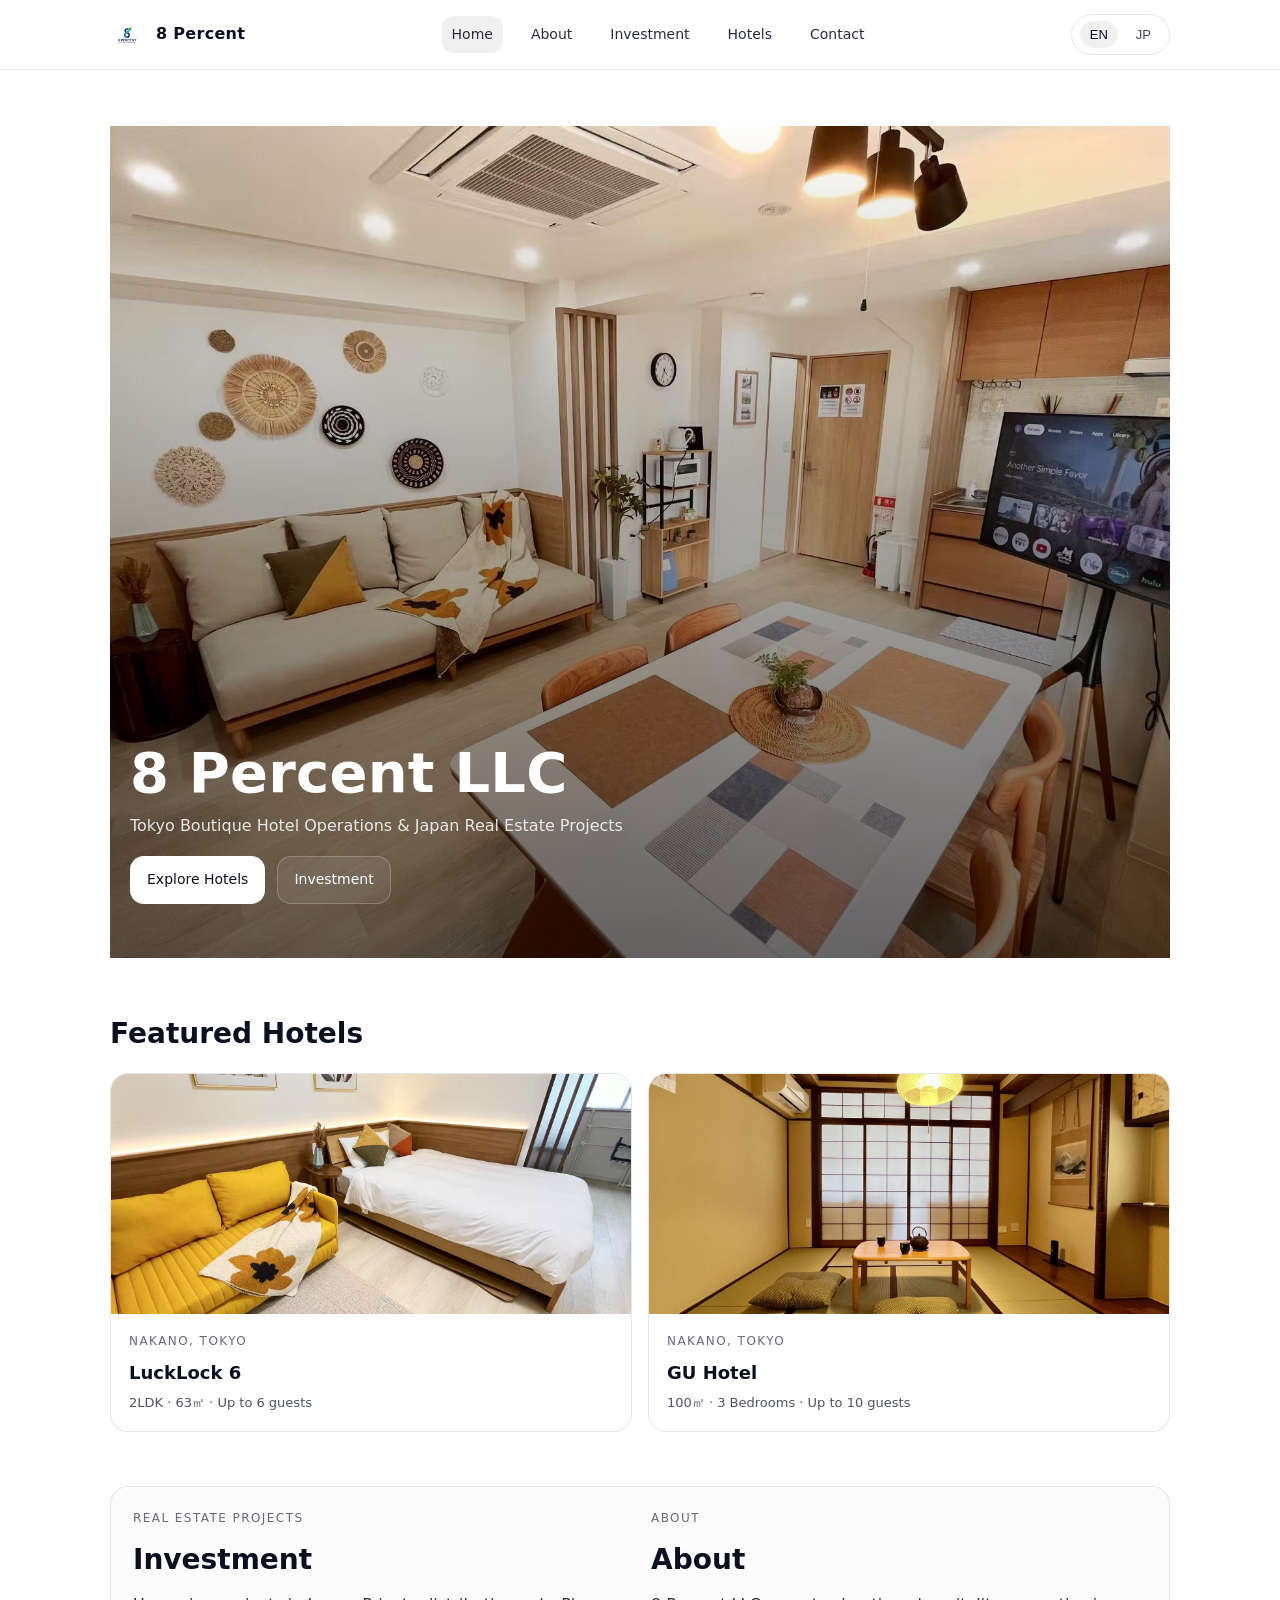
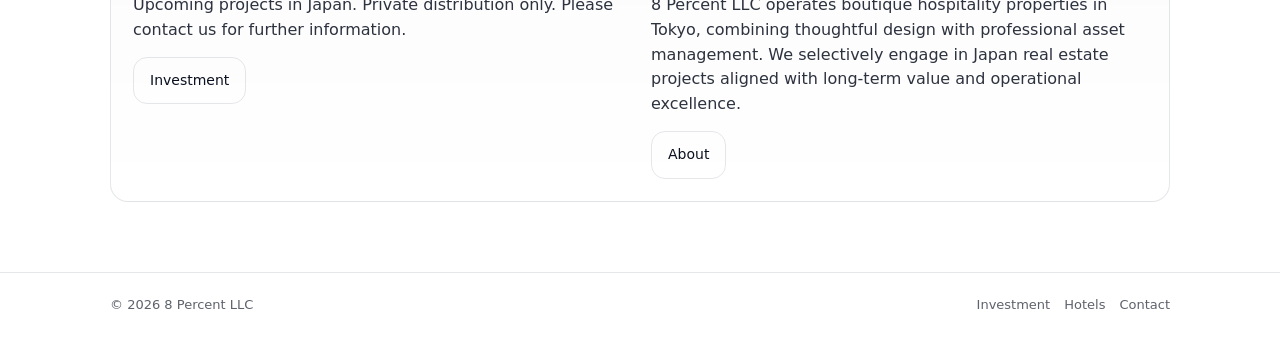
<file: index.html>
<!doctype html>
<html lang="en">
<head>
  <meta name="description" content="Tokyo boutique hotel stays by 8 Percent LLC. Spacious designer accommodations including LuckLock 6 and GU Hotel in Nakano, Tokyo.">

<meta name="keywords" content="Tokyo boutique hotel, Nakano hotel, Tokyo family stay, LuckLock 6, GU Hotel, Tokyo vacation rental">

<meta name="author" content="8 Percent LLC">
  <!-- Open Graph / WeChat -->
<meta property="og:title" content="8 Percent LLC | Tokyo Boutique Hotels">
<meta property="og:description" content="Boutique hotel stays in Tokyo – LuckLock 6 and GU Hotel. Comfortable design, spacious rooms, ideal for families and groups.">
<meta property="og:image" content="https://8percent.net/assets/img/lucklock-5.jpg">
<meta property="og:url" content="https://8percent.net">
<meta property="og:type" content="website">

<meta name="twitter:card" content="summary_large_image">
<meta charset="utf-8">
<meta name="viewport" content="width=device-width, initial-scale=1">
<title>8 Percent LLC | Tokyo Boutique Hotel & Real Estate</title>
<meta name="description" content="8 Percent LLC operates boutique hotel properties in Tokyo and selectively engages in Japan real estate projects.">
<link rel="canonical" href="https://8percent.net/">
<meta property="og:type" content="website">
<meta property="og:title" content="8 Percent LLC | Tokyo Boutique Hotel & Real Estate">
<meta property="og:description" content="8 Percent LLC operates boutique hotel properties in Tokyo and selectively engages in Japan real estate projects.">
<meta property="og:url" content="https://8percent.net/">
<meta property="og:image" content="https://8percent.net/assets/img/logo.png">
<link rel="icon" href="/favicon.ico">
<link rel="icon" type="image/png" sizes="32x32" href="/assets/favicon/favicon-32.png">
<link rel="icon" type="image/png" sizes="16x16" href="/assets/favicon/favicon-16.png">
<link rel="apple-touch-icon" href="/assets/favicon/apple-touch-icon.png">
<link rel="manifest" href="/site.webmanifest">
<link rel="stylesheet" href="/assets/css/style.css">
<script defer src="/assets/js/main.js"></script>
</head>
<body>
<header>
  <div class="container">
    <div class="nav">
      <a class="brand" href="/" aria-label="8 Percent Home">
        <img src="/assets/img/logo.png" alt="8 Percent logo">
        <span>8 Percent</span>
      </a>

      <nav class="menu" aria-label="Primary">
        <a data-nav href="/" data-i18n="nav_home">Home</a>
        <a data-nav href="/about.html" data-i18n="nav_about">About</a>
        <a data-nav href="/investment.html" data-i18n="nav_invest">Investment</a>
        <a data-nav href="/hotels.html" data-i18n="nav_hotels">Hotels</a>
        <a data-nav href="/contact.html" data-i18n="nav_contact">Contact</a>
      </nav>

      <div class="lang" aria-label="Language">
        <button type="button" data-lang="en">EN</button>
        <button type="button" data-lang="ja">JP</button>
      </div>
    </div>
  </div>
</header>
<main>
  <div class="container">
    <section class="heroFull" style="--hero-url:url('/assets/img/lucklock-5.jpg')">
  <div class="container inner">
    <h1 data-i18n="home_title">8 Percent LLC</h1>
    <p data-i18n="home_subtitle">Tokyo Boutique Hotel Operations & Japan Real Estate Projects</p>
    <div class="actions">
      <a class="btn primary" href="/hotels.html" data-i18n="home_btn_hotels">Explore Hotels</a>
      <a class="btn ghost" href="/investment.html" data-i18n="home_btn_invest">Investment</a>
    </div>
  </div>
</section>

    <section class="section">
      <div class="pageTitle">
        <h2 data-i18n="home_featured">Featured Hotels</h2>
      </div>

      <div class="cards">
        <a class="card" href="/hotels/lucklock-6.html">
          <div class="media"><img src="/assets/img/lucklock-1.jpg" alt="LuckLock 6 featured image" loading="lazy"></div>
          <div class="body">
            <div class="kicker" data-i18n="lucklock_kicker">Nakano, Tokyo</div>
            <div class="titleRow">
              <h3 data-i18n="lucklock_title">LuckLock 6</h3>
            </div>
            <div class="spec" data-i18n="lucklock_spec">2LDK · 63㎡ · Up to 6 guests</div>
          </div>
        </a>

        <a class="card" href="/hotels/gu-hotel.html">
          <div class="media"><img src="/assets/img/gu-5.jpg" alt="GU Hotel featured image" loading="lazy"></div>
          <div class="body">
            <div class="kicker" data-i18n="gu_kicker">Nakano, Tokyo</div>
            <div class="titleRow">
              <h3 data-i18n="gu_title">GU Hotel</h3>
            </div>
            <div class="spec" data-i18n="gu_spec">100㎡ · 3 Bedrooms · Up to 10 guests</div>
          </div>
        </a>
      </div>
    </section>

    <section class="section">
      <div class="split">
        <div>
          <div class="kicker" data-i18n="home_investment">Real Estate Projects</div>
          <h2 style="margin-top:10px" data-i18n="nav_invest">Investment</h2>
          <p data-i18n="home_investment_p">Upcoming projects in Japan. Private distribution only. Please contact us for further information.</p>
          <a class="btn" href="/investment.html" data-i18n="home_btn_invest">Investment</a>
        </div>
        <div>
          <div class="kicker" data-i18n="home_about_kicker">About</div>
          <h2 style="margin-top:10px" data-i18n="nav_about">About</h2>
          <p data-i18n="home_about_p">8 Percent LLC operates boutique hospitality properties in Tokyo...</p>
          <a class="btn" href="/about.html" data-i18n="nav_about">About</a>
        </div>
      </div>
    </section>
  </div>
</main>
<footer>
  <div class="container">
    <div class="footerRow">
      <div data-i18n="footer_copy">© 2026 8 Percent LLC</div>
      <div class="smallNav">
        <a href="/investment.html" data-i18n="nav_invest">Investment</a>
        <a href="/hotels.html" data-i18n="nav_hotels">Hotels</a>
        <a href="/contact.html" data-i18n="nav_contact">Contact</a>
      </div>
    </div>
  </div>
</footer>
</body>
</html>
</file>
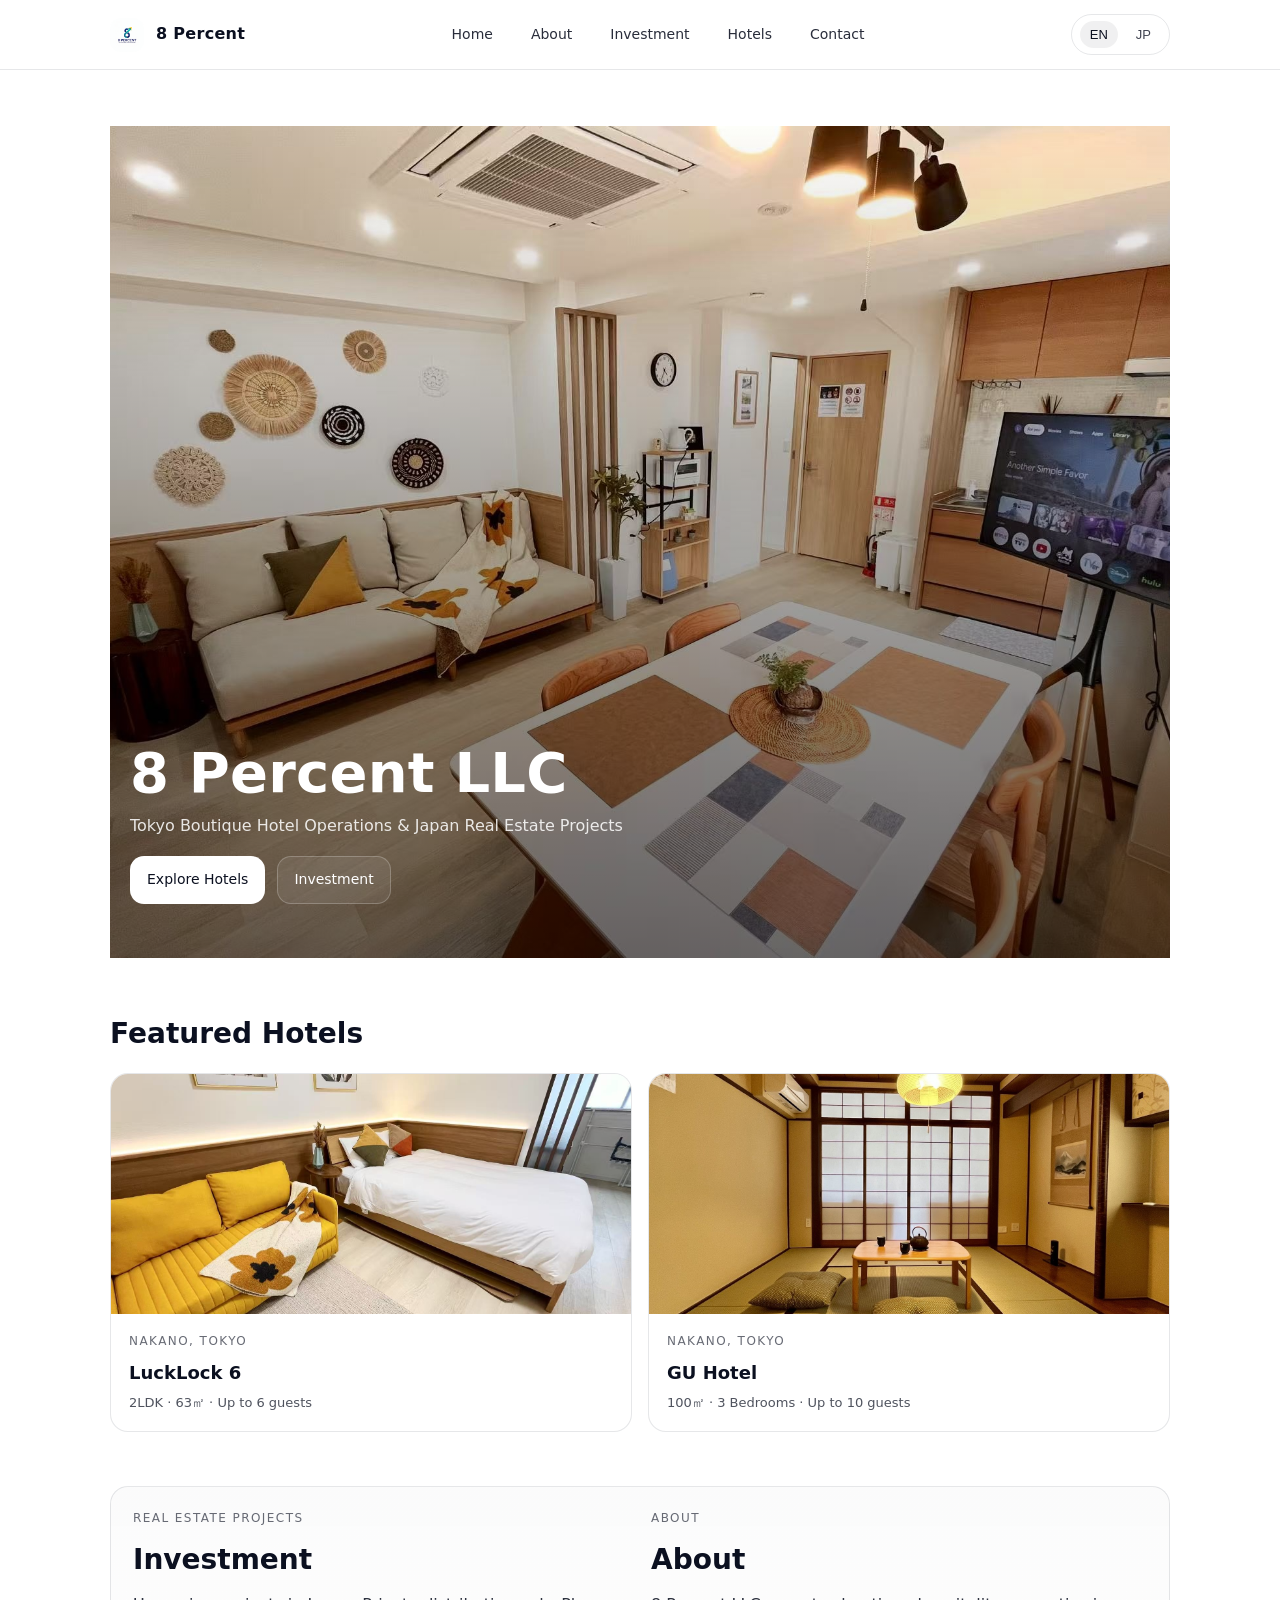
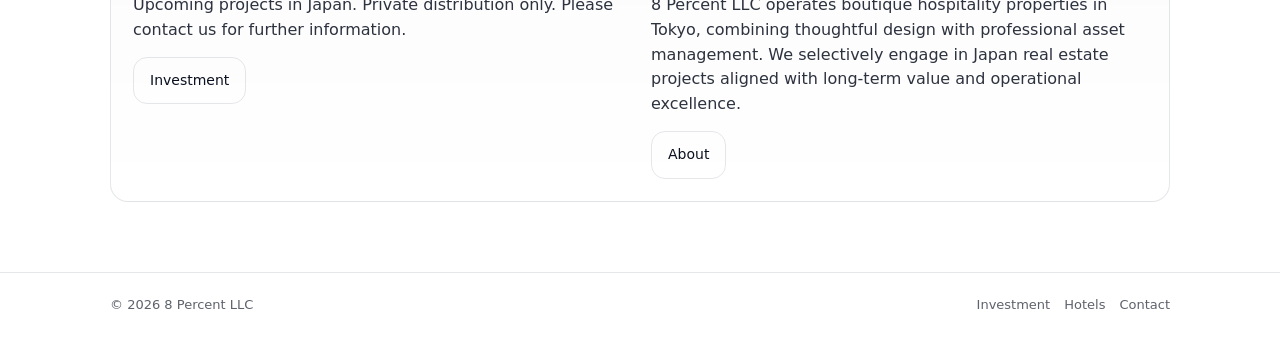
<file: 8percent_site_v2_fullhero_boutique/index.html>
<!doctype html>
<html lang="en">
<head>
<meta charset="utf-8">
<meta name="viewport" content="width=device-width, initial-scale=1">
<title>8 Percent LLC | Tokyo Boutique Hotel & Real Estate</title>
<meta name="description" content="8 Percent LLC operates boutique hotel properties in Tokyo and selectively engages in Japan real estate projects.">
<link rel="canonical" href="https://8percent.net/">
<meta property="og:type" content="website">
<meta property="og:title" content="8 Percent LLC | Tokyo Boutique Hotel & Real Estate">
<meta property="og:description" content="8 Percent LLC operates boutique hotel properties in Tokyo and selectively engages in Japan real estate projects.">
<meta property="og:url" content="https://8percent.net/">
<meta property="og:image" content="https://8percent.net/assets/img/logo.png">
<link rel="icon" href="/favicon.ico">
<link rel="icon" type="image/png" sizes="32x32" href="/assets/favicon/favicon-32.png">
<link rel="icon" type="image/png" sizes="16x16" href="/assets/favicon/favicon-16.png">
<link rel="apple-touch-icon" href="/assets/favicon/apple-touch-icon.png">
<link rel="manifest" href="/site.webmanifest">
<link rel="stylesheet" href="/assets/css/style.css">
<script defer src="/assets/js/main.js"></script>
</head>
<body>
<header>
  <div class="container">
    <div class="nav">
      <a class="brand" href="/" aria-label="8 Percent Home">
        <img src="/assets/img/logo.png" alt="8 Percent logo">
        <span>8 Percent</span>
      </a>

      <nav class="menu" aria-label="Primary">
        <a data-nav href="/" data-i18n="nav_home">Home</a>
        <a data-nav href="/about.html" data-i18n="nav_about">About</a>
        <a data-nav href="/investment.html" data-i18n="nav_invest">Investment</a>
        <a data-nav href="/hotels.html" data-i18n="nav_hotels">Hotels</a>
        <a data-nav href="/contact.html" data-i18n="nav_contact">Contact</a>
      </nav>

      <div class="lang" aria-label="Language">
        <button type="button" data-lang="en">EN</button>
        <button type="button" data-lang="ja">JP</button>
      </div>
    </div>
  </div>
</header>
<main>
  <div class="container">
    <section class="heroFull" style="--hero-url:url('/assets/img/lucklock-5.jpg')">
  <div class="container inner">
    <h1 data-i18n="home_title">8 Percent LLC</h1>
    <p data-i18n="home_subtitle">Tokyo Boutique Hotel Operations & Japan Real Estate Projects</p>
    <div class="actions">
      <a class="btn primary" href="/hotels.html" data-i18n="home_btn_hotels">Explore Hotels</a>
      <a class="btn ghost" href="/investment.html" data-i18n="home_btn_invest">Investment</a>
    </div>
  </div>
</section>

    <section class="section">
      <div class="pageTitle">
        <h2 data-i18n="home_featured">Featured Hotels</h2>
      </div>

      <div class="cards">
        <a class="card" href="/hotels/lucklock-6.html">
          <div class="media"><img src="/assets/img/lucklock-1.jpg" alt="LuckLock 6 featured image" loading="lazy"></div>
          <div class="body">
            <div class="kicker" data-i18n="lucklock_kicker">Nakano, Tokyo</div>
            <div class="titleRow">
              <h3 data-i18n="lucklock_title">LuckLock 6</h3>
            </div>
            <div class="spec" data-i18n="lucklock_spec">2LDK · 63㎡ · Up to 6 guests</div>
          </div>
        </a>

        <a class="card" href="/hotels/gu-hotel.html">
          <div class="media"><img src="/assets/img/gu-5.jpg" alt="GU Hotel featured image" loading="lazy"></div>
          <div class="body">
            <div class="kicker" data-i18n="gu_kicker">Nakano, Tokyo</div>
            <div class="titleRow">
              <h3 data-i18n="gu_title">GU Hotel</h3>
            </div>
            <div class="spec" data-i18n="gu_spec">100㎡ · 3 Bedrooms · Up to 10 guests</div>
          </div>
        </a>
      </div>
    </section>

    <section class="section">
      <div class="split">
        <div>
          <div class="kicker" data-i18n="home_investment">Real Estate Projects</div>
          <h2 style="margin-top:10px" data-i18n="nav_invest">Investment</h2>
          <p data-i18n="home_investment_p">Upcoming projects in Japan. Private distribution only. Please contact us for further information.</p>
          <a class="btn" href="/investment.html" data-i18n="home_btn_invest">Investment</a>
        </div>
        <div>
          <div class="kicker" data-i18n="home_about_kicker">About</div>
          <h2 style="margin-top:10px" data-i18n="nav_about">About</h2>
          <p data-i18n="home_about_p">8 Percent LLC operates boutique hospitality properties in Tokyo...</p>
          <a class="btn" href="/about.html" data-i18n="nav_about">About</a>
        </div>
      </div>
    </section>
  </div>
</main>
<footer>
  <div class="container">
    <div class="footerRow">
      <div data-i18n="footer_copy">© 2026 8 Percent LLC</div>
      <div class="smallNav">
        <a href="/investment.html" data-i18n="nav_invest">Investment</a>
        <a href="/hotels.html" data-i18n="nav_hotels">Hotels</a>
        <a href="/contact.html" data-i18n="nav_contact">Contact</a>
      </div>
    </div>
  </div>
</footer>
</body>
</html>
</file>
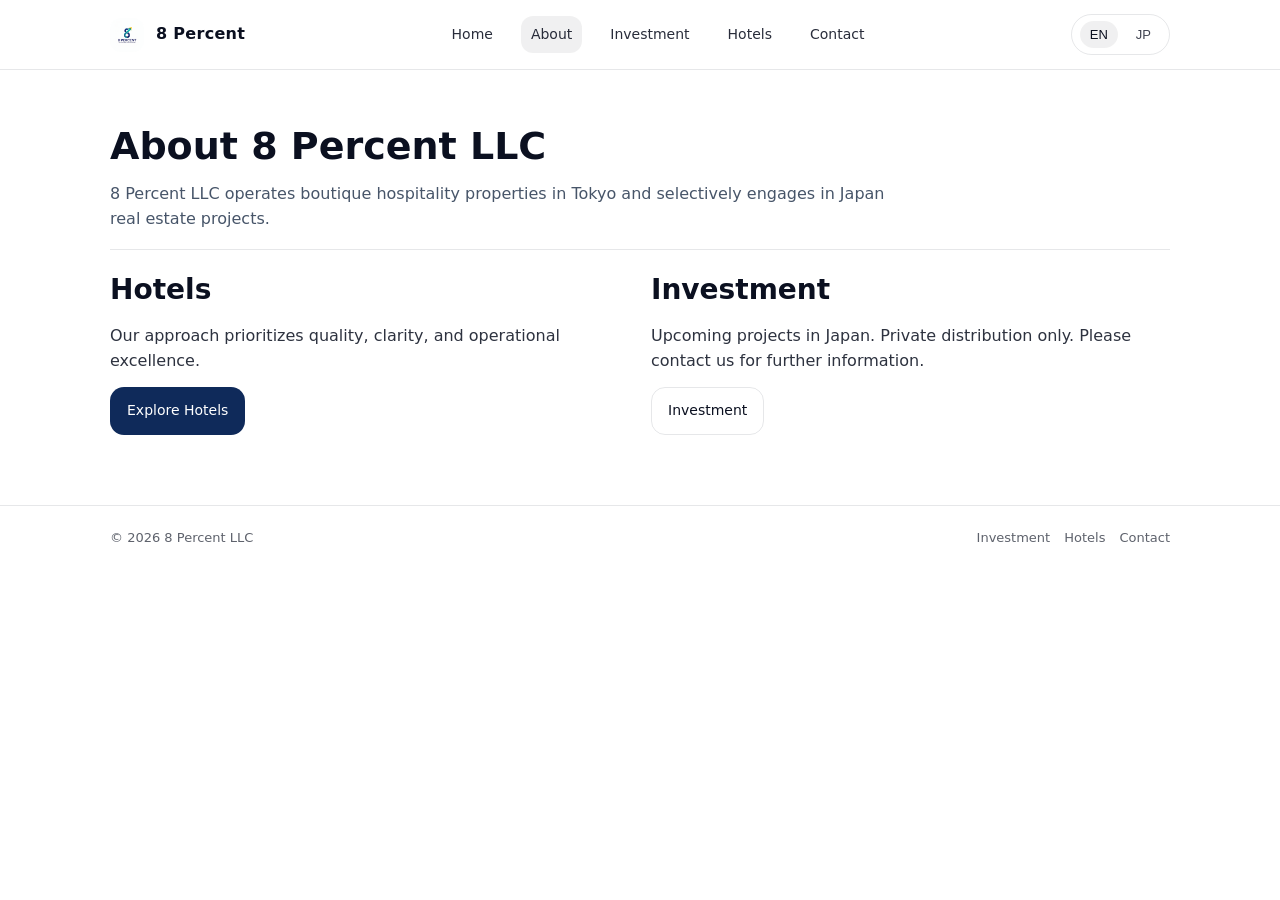
<file: about.html>
<!doctype html>
<html lang="en">
<head>
<meta charset="utf-8">
<meta name="viewport" content="width=device-width, initial-scale=1">
<title>About | 8 Percent LLC</title>
<meta name="description" content="Learn about 8 Percent LLC and our boutique hospitality operations in Tokyo.">
<link rel="canonical" href="https://8percent.net/about.html">
<meta property="og:type" content="website">
<meta property="og:title" content="About | 8 Percent LLC">
<meta property="og:description" content="Learn about 8 Percent LLC and our boutique hospitality operations in Tokyo.">
<meta property="og:url" content="https://8percent.net/about.html">
<meta property="og:image" content="https://8percent.net/assets/img/logo.png">
<link rel="icon" href="/favicon.ico">
<link rel="icon" type="image/png" sizes="32x32" href="/assets/favicon/favicon-32.png">
<link rel="icon" type="image/png" sizes="16x16" href="/assets/favicon/favicon-16.png">
<link rel="apple-touch-icon" href="/assets/favicon/apple-touch-icon.png">
<link rel="manifest" href="/site.webmanifest">
<link rel="stylesheet" href="/assets/css/style.css">
<script defer src="/assets/js/main.js"></script>
</head>
<body>
<header>
  <div class="container">
    <div class="nav">
      <a class="brand" href="/" aria-label="8 Percent Home">
        <img src="/assets/img/logo.png" alt="8 Percent logo">
        <span>8 Percent</span>
      </a>

      <nav class="menu" aria-label="Primary">
        <a data-nav href="/" data-i18n="nav_home">Home</a>
        <a data-nav href="/about.html" data-i18n="nav_about">About</a>
        <a data-nav href="/investment.html" data-i18n="nav_invest">Investment</a>
        <a data-nav href="/hotels.html" data-i18n="nav_hotels">Hotels</a>
        <a data-nav href="/contact.html" data-i18n="nav_contact">Contact</a>
      </nav>

      <div class="lang" aria-label="Language">
        <button type="button" data-lang="en">EN</button>
        <button type="button" data-lang="ja">JP</button>
      </div>
    </div>
  </div>
</header>
<main>
  <div class="container">
    <div class="pageTitle">
      <h1 data-i18n="about_title">About 8 Percent LLC</h1>
      <p class="muted" data-i18n="about_p1">8 Percent LLC operates boutique hospitality properties in Tokyo and selectively engages in Japan real estate projects.</p>
    </div>

    <hr class="sep">

    <div class="grid2">
      <div>
        <h2 data-i18n="nav_hotels">Hotels</h2>
        <p data-i18n="about_p2">Our approach prioritizes quality, clarity, and operational excellence.</p>
        <a class="btn primary" href="/hotels.html" data-i18n="home_btn_hotels">Explore Hotels</a>
      </div>
      <div>
        <h2 data-i18n="nav_invest">Investment</h2>
        <p data-i18n="home_investment_p">Upcoming projects in Japan. Private distribution only. Please contact us for further information.</p>
        <a class="btn" href="/investment.html" data-i18n="nav_invest">Investment</a>
      </div>
    </div>
  </div>
</main>
<footer>
  <div class="container">
    <div class="footerRow">
      <div data-i18n="footer_copy">© 2026 8 Percent LLC</div>
      <div class="smallNav">
        <a href="/investment.html" data-i18n="nav_invest">Investment</a>
        <a href="/hotels.html" data-i18n="nav_hotels">Hotels</a>
        <a href="/contact.html" data-i18n="nav_contact">Contact</a>
      </div>
    </div>
  </div>
</footer>
</body>
</html>
</file>
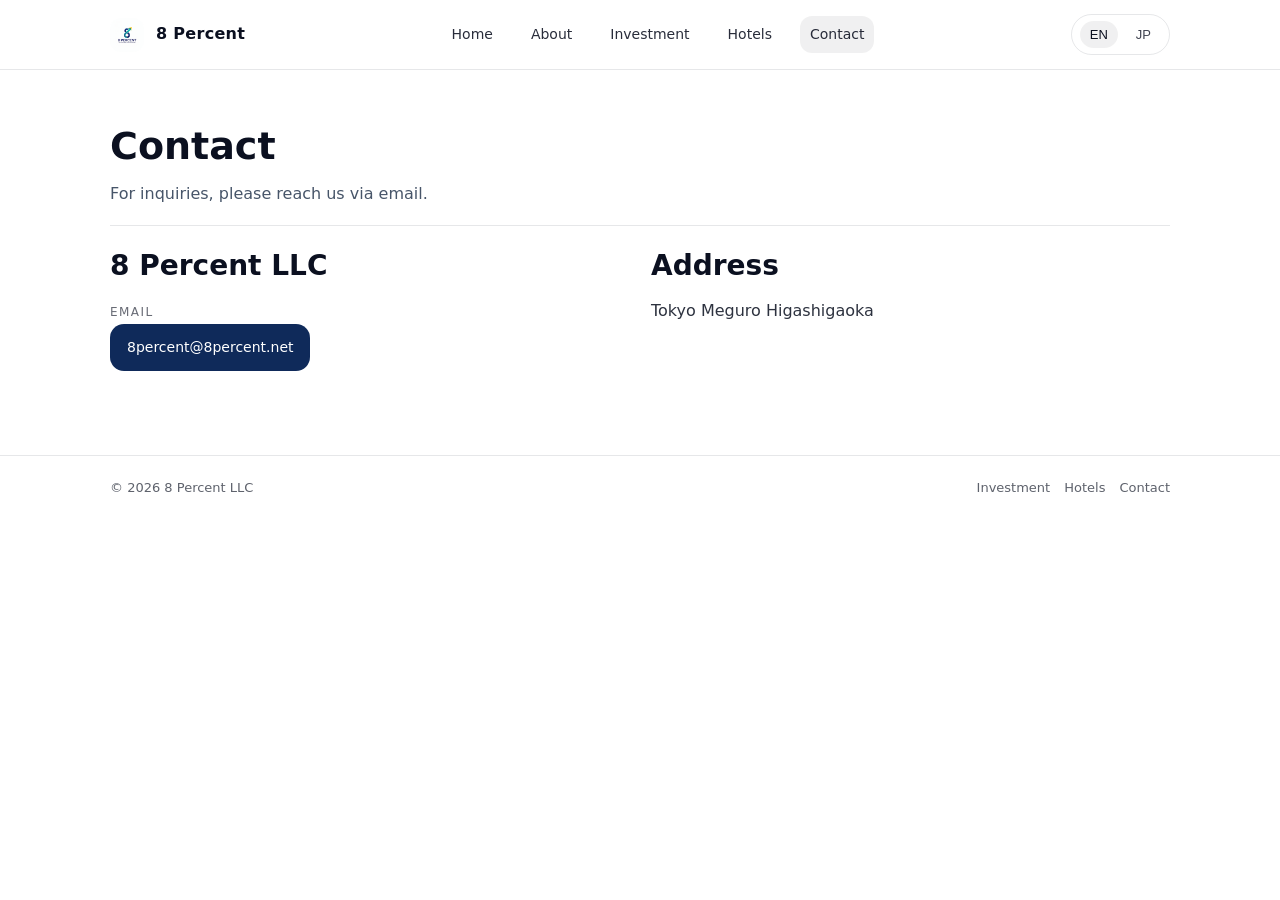
<file: contact.html>
<!doctype html>
<html lang="en">
<head>
<meta charset="utf-8">
<meta name="viewport" content="width=device-width, initial-scale=1">
<title>Contact | 8 Percent LLC</title>
<meta name="description" content="Contact 8 Percent LLC for hotel and real estate project inquiries.">
<link rel="canonical" href="https://8percent.net/contact.html">
<meta property="og:type" content="website">
<meta property="og:title" content="Contact | 8 Percent LLC">
<meta property="og:description" content="Contact 8 Percent LLC for hotel and real estate project inquiries.">
<meta property="og:url" content="https://8percent.net/contact.html">
<meta property="og:image" content="https://8percent.net/assets/img/logo.png">
<link rel="icon" href="/favicon.ico">
<link rel="icon" type="image/png" sizes="32x32" href="/assets/favicon/favicon-32.png">
<link rel="icon" type="image/png" sizes="16x16" href="/assets/favicon/favicon-16.png">
<link rel="apple-touch-icon" href="/assets/favicon/apple-touch-icon.png">
<link rel="manifest" href="/site.webmanifest">
<link rel="stylesheet" href="/assets/css/style.css">
<script defer src="/assets/js/main.js"></script>
</head>
<body>
<header>
  <div class="container">
    <div class="nav">
      <a class="brand" href="/" aria-label="8 Percent Home">
        <img src="/assets/img/logo.png" alt="8 Percent logo">
        <span>8 Percent</span>
      </a>

      <nav class="menu" aria-label="Primary">
        <a data-nav href="/" data-i18n="nav_home">Home</a>
        <a data-nav href="/about.html" data-i18n="nav_about">About</a>
        <a data-nav href="/investment.html" data-i18n="nav_invest">Investment</a>
        <a data-nav href="/hotels.html" data-i18n="nav_hotels">Hotels</a>
        <a data-nav href="/contact.html" data-i18n="nav_contact">Contact</a>
      </nav>

      <div class="lang" aria-label="Language">
        <button type="button" data-lang="en">EN</button>
        <button type="button" data-lang="ja">JP</button>
      </div>
    </div>
  </div>
</header>
<main>
  <div class="container">
    <div class="pageTitle">
      <h1 data-i18n="contact_title">Contact</h1>
      <p class="muted" data-i18n="contact_p">For inquiries, please reach us via email.</p>
    </div>

    <hr class="sep">

    <div class="grid2">
      <div>
        <h2 data-i18n="contact_company">8 Percent LLC</h2>
        <p><span class="kicker" data-i18n="contact_email_label">Email</span><br>
          <a class="btn primary" href="mailto:8percent@8percent.net">8percent@8percent.net</a>
        </p>
      </div>
      <div>
        <h2 data-i18n="contact_address_label">Address</h2>
        <p data-i18n="contact_address">Tokyo Meguro Higashigaoka</p>
      </div>
    </div>
  </div>
</main>
<footer>
  <div class="container">
    <div class="footerRow">
      <div data-i18n="footer_copy">© 2026 8 Percent LLC</div>
      <div class="smallNav">
        <a href="/investment.html" data-i18n="nav_invest">Investment</a>
        <a href="/hotels.html" data-i18n="nav_hotels">Hotels</a>
        <a href="/contact.html" data-i18n="nav_contact">Contact</a>
      </div>
    </div>
  </div>
</footer>
</body>
</html>
</file>
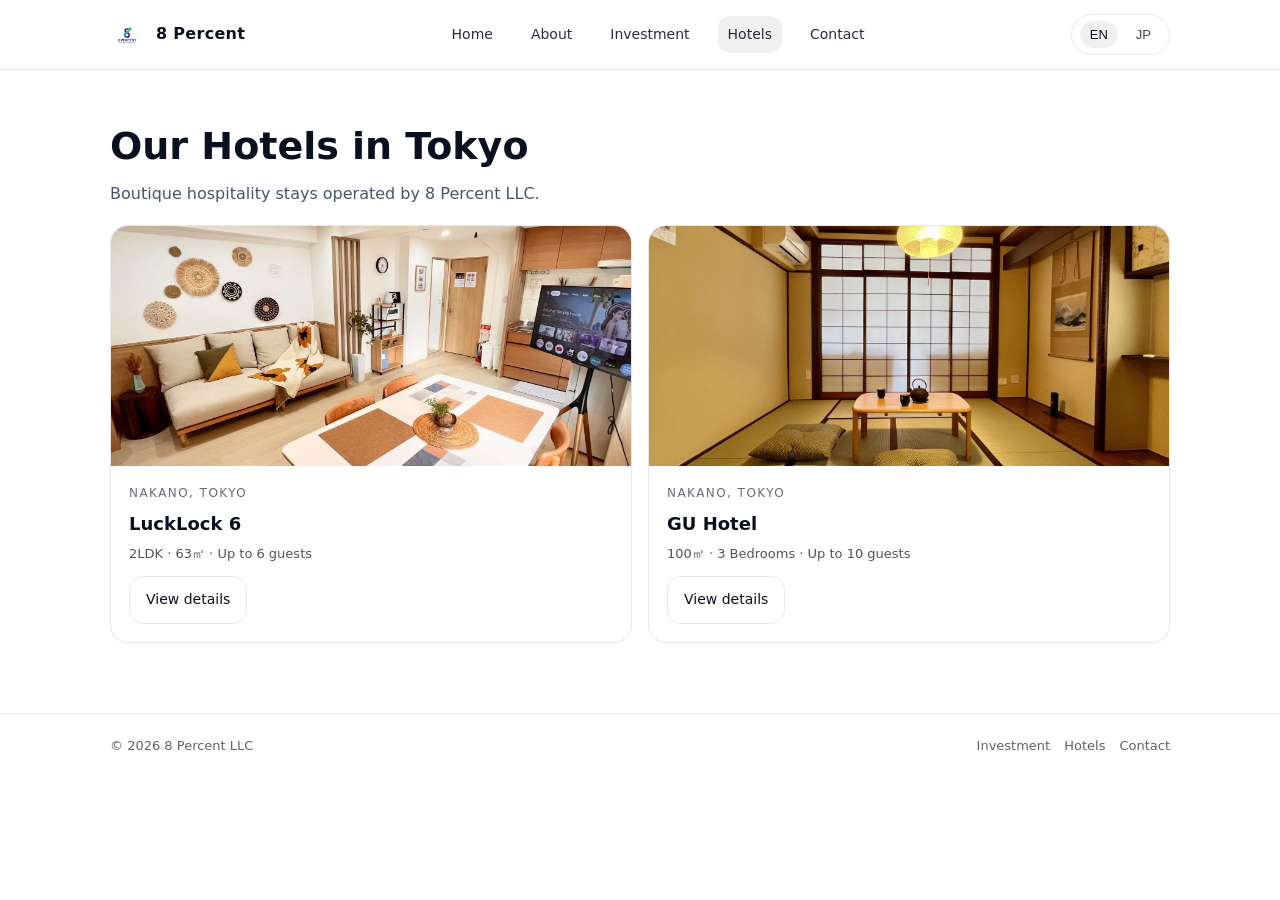
<file: hotels.html>
<!doctype html>
<html lang="en">
<head>
<meta charset="utf-8">
<meta name="viewport" content="width=device-width, initial-scale=1">
<title>Hotels | 8 Percent LLC</title>
<meta name="description" content="Boutique hospitality stays in Tokyo operated by 8 Percent LLC.">
<link rel="canonical" href="https://8percent.net/hotels.html">
<meta property="og:type" content="website">
<meta property="og:title" content="Hotels | 8 Percent LLC">
<meta property="og:description" content="Boutique hospitality stays in Tokyo operated by 8 Percent LLC.">
<meta property="og:url" content="https://8percent.net/hotels.html">
<meta property="og:image" content="https://8percent.net/assets/img/logo.png">
<link rel="icon" href="/favicon.ico">
<link rel="icon" type="image/png" sizes="32x32" href="/assets/favicon/favicon-32.png">
<link rel="icon" type="image/png" sizes="16x16" href="/assets/favicon/favicon-16.png">
<link rel="apple-touch-icon" href="/assets/favicon/apple-touch-icon.png">
<link rel="manifest" href="/site.webmanifest">
<link rel="stylesheet" href="/assets/css/style.css">
<script defer src="/assets/js/main.js"></script>
</head>
<body>
<header>
  <div class="container">
    <div class="nav">
      <a class="brand" href="/" aria-label="8 Percent Home">
        <img src="/assets/img/logo.png" alt="8 Percent logo">
        <span>8 Percent</span>
      </a>

      <nav class="menu" aria-label="Primary">
        <a data-nav href="/" data-i18n="nav_home">Home</a>
        <a data-nav href="/about.html" data-i18n="nav_about">About</a>
        <a data-nav href="/investment.html" data-i18n="nav_invest">Investment</a>
        <a data-nav href="/hotels.html" data-i18n="nav_hotels">Hotels</a>
        <a data-nav href="/contact.html" data-i18n="nav_contact">Contact</a>
      </nav>

      <div class="lang" aria-label="Language">
        <button type="button" data-lang="en">EN</button>
        <button type="button" data-lang="ja">JP</button>
      </div>
    </div>
  </div>
</header>
<main>
  <div class="container">
    <div class="pageTitle">
      <h1 data-i18n="hotels_title">Our Hotels in Tokyo</h1>
      <p class="muted" data-i18n="hotels_p">Boutique hospitality stays operated by 8 Percent LLC.</p>
    </div>

    <div class="cards">
      <a class="card" href="/hotels/lucklock-6.html">
        <div class="media"><img src="/assets/img/lucklock-5.jpg" alt="LuckLock 6 featured image" loading="lazy"></div>
        <div class="body">
          <div class="kicker" data-i18n="lucklock_kicker">Nakano, Tokyo</div>
          <h3 data-i18n="lucklock_title">LuckLock 6</h3>
          <div class="spec" data-i18n="lucklock_spec">2LDK · 63㎡ · Up to 6 guests</div>
          <div style="margin-top:12px" class="btn" data-i18n="hotels_view">View details</div>
        </div>
      </a>

      <a class="card" href="/hotels/gu-hotel.html">
        <div class="media"><img src="/assets/img/gu-5.jpg" alt="GU Hotel featured image" loading="lazy"></div>
        <div class="body">
          <div class="kicker" data-i18n="gu_kicker">Nakano, Tokyo</div>
          <h3 data-i18n="gu_title">GU Hotel</h3>
          <div class="spec" data-i18n="gu_spec">100㎡ · 3 Bedrooms · Up to 10 guests</div>
          <div style="margin-top:12px" class="btn" data-i18n="hotels_view">View details</div>
        </div>
      </a>
    </div>
  </div>
</main>
<footer>
  <div class="container">
    <div class="footerRow">
      <div data-i18n="footer_copy">© 2026 8 Percent LLC</div>
      <div class="smallNav">
        <a href="/investment.html" data-i18n="nav_invest">Investment</a>
        <a href="/hotels.html" data-i18n="nav_hotels">Hotels</a>
        <a href="/contact.html" data-i18n="nav_contact">Contact</a>
      </div>
    </div>
  </div>
</footer>
</body>
</html>
</file>
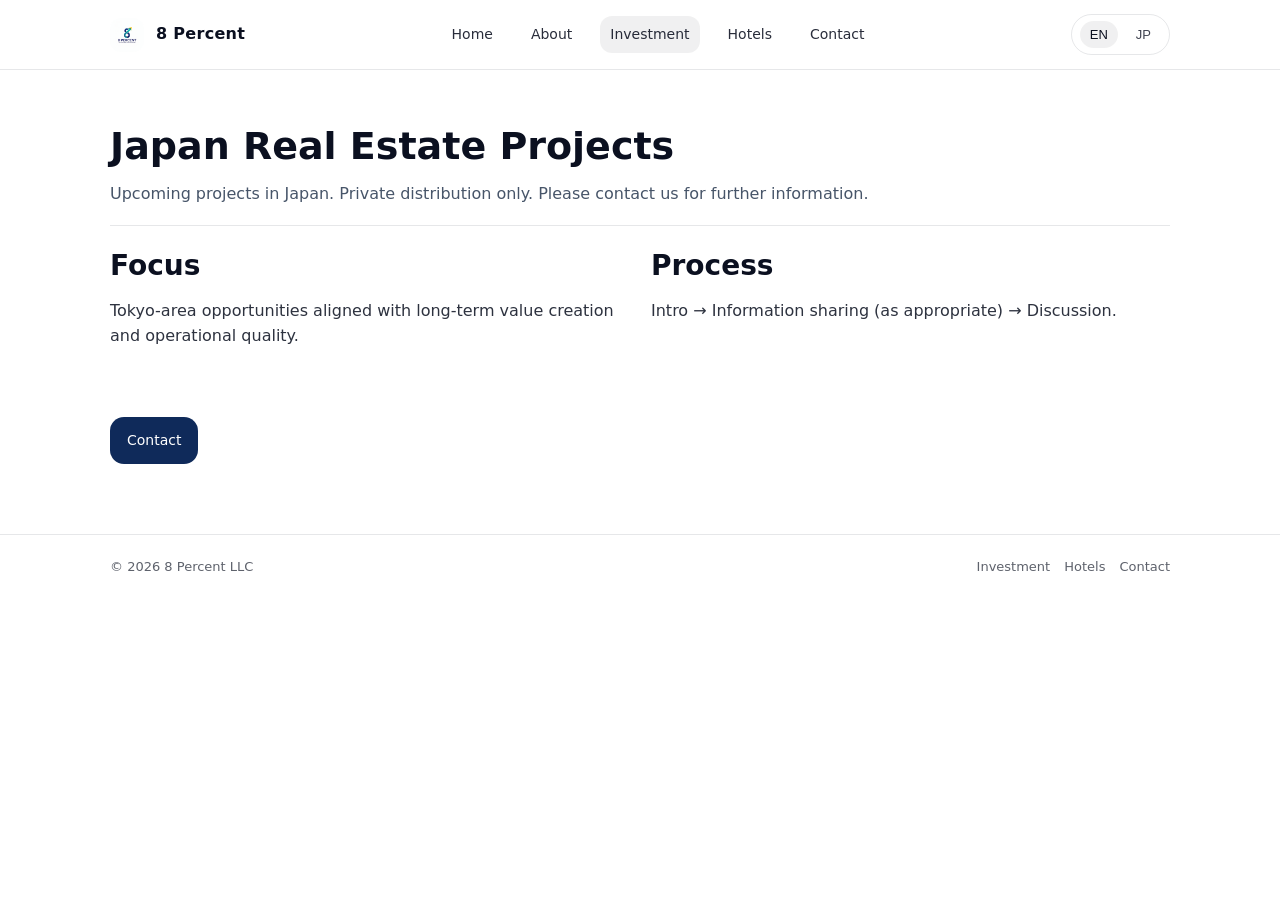
<file: investment.html>
<!doctype html>
<html lang="en">
<head>
<meta charset="utf-8">
<meta name="viewport" content="width=device-width, initial-scale=1">
<title>Investment | 8 Percent LLC</title>
<meta name="description" content="Japan real estate projects by 8 Percent LLC. Upcoming projects available via private distribution.">
<link rel="canonical" href="https://8percent.net/investment.html">
<meta property="og:type" content="website">
<meta property="og:title" content="Investment | 8 Percent LLC">
<meta property="og:description" content="Japan real estate projects by 8 Percent LLC. Upcoming projects available via private distribution.">
<meta property="og:url" content="https://8percent.net/investment.html">
<meta property="og:image" content="https://8percent.net/assets/img/logo.png">
<link rel="icon" href="/favicon.ico">
<link rel="icon" type="image/png" sizes="32x32" href="/assets/favicon/favicon-32.png">
<link rel="icon" type="image/png" sizes="16x16" href="/assets/favicon/favicon-16.png">
<link rel="apple-touch-icon" href="/assets/favicon/apple-touch-icon.png">
<link rel="manifest" href="/site.webmanifest">
<link rel="stylesheet" href="/assets/css/style.css">
<script defer src="/assets/js/main.js"></script>
</head>
<body>
<header>
  <div class="container">
    <div class="nav">
      <a class="brand" href="/" aria-label="8 Percent Home">
        <img src="/assets/img/logo.png" alt="8 Percent logo">
        <span>8 Percent</span>
      </a>

      <nav class="menu" aria-label="Primary">
        <a data-nav href="/" data-i18n="nav_home">Home</a>
        <a data-nav href="/about.html" data-i18n="nav_about">About</a>
        <a data-nav href="/investment.html" data-i18n="nav_invest">Investment</a>
        <a data-nav href="/hotels.html" data-i18n="nav_hotels">Hotels</a>
        <a data-nav href="/contact.html" data-i18n="nav_contact">Contact</a>
      </nav>

      <div class="lang" aria-label="Language">
        <button type="button" data-lang="en">EN</button>
        <button type="button" data-lang="ja">JP</button>
      </div>
    </div>
  </div>
</header>
<main>
  <div class="container">
    <div class="pageTitle">
      <h1 data-i18n="invest_title">Japan Real Estate Projects</h1>
      <p class="muted"><span data-i18n="invest_p1">Upcoming projects in Japan.</span> <span data-i18n="invest_p2">Private distribution only. Please contact us for further information.</span></p>
    </div>

    <hr class="sep">

    <div class="grid2">
      <div>
        <h2 data-i18n="invest_focus_h">Focus</h2>
        <p data-i18n="invest_focus_p">Tokyo-area opportunities aligned with long-term value creation and operational quality.</p>
      </div>
      <div>
        <h2 data-i18n="invest_process_h">Process</h2>
        <p data-i18n="invest_process_p">Intro → Information sharing (as appropriate) → Discussion.</p>
      </div>
    </div>

    <section class="section">
      <a class="btn primary" href="/contact.html" data-i18n="nav_contact">Contact</a>
    </section>
  </div>
</main>
<footer>
  <div class="container">
    <div class="footerRow">
      <div data-i18n="footer_copy">© 2026 8 Percent LLC</div>
      <div class="smallNav">
        <a href="/investment.html" data-i18n="nav_invest">Investment</a>
        <a href="/hotels.html" data-i18n="nav_hotels">Hotels</a>
        <a href="/contact.html" data-i18n="nav_contact">Contact</a>
      </div>
    </div>
  </div>
</footer>
</body>
</html>
</file>
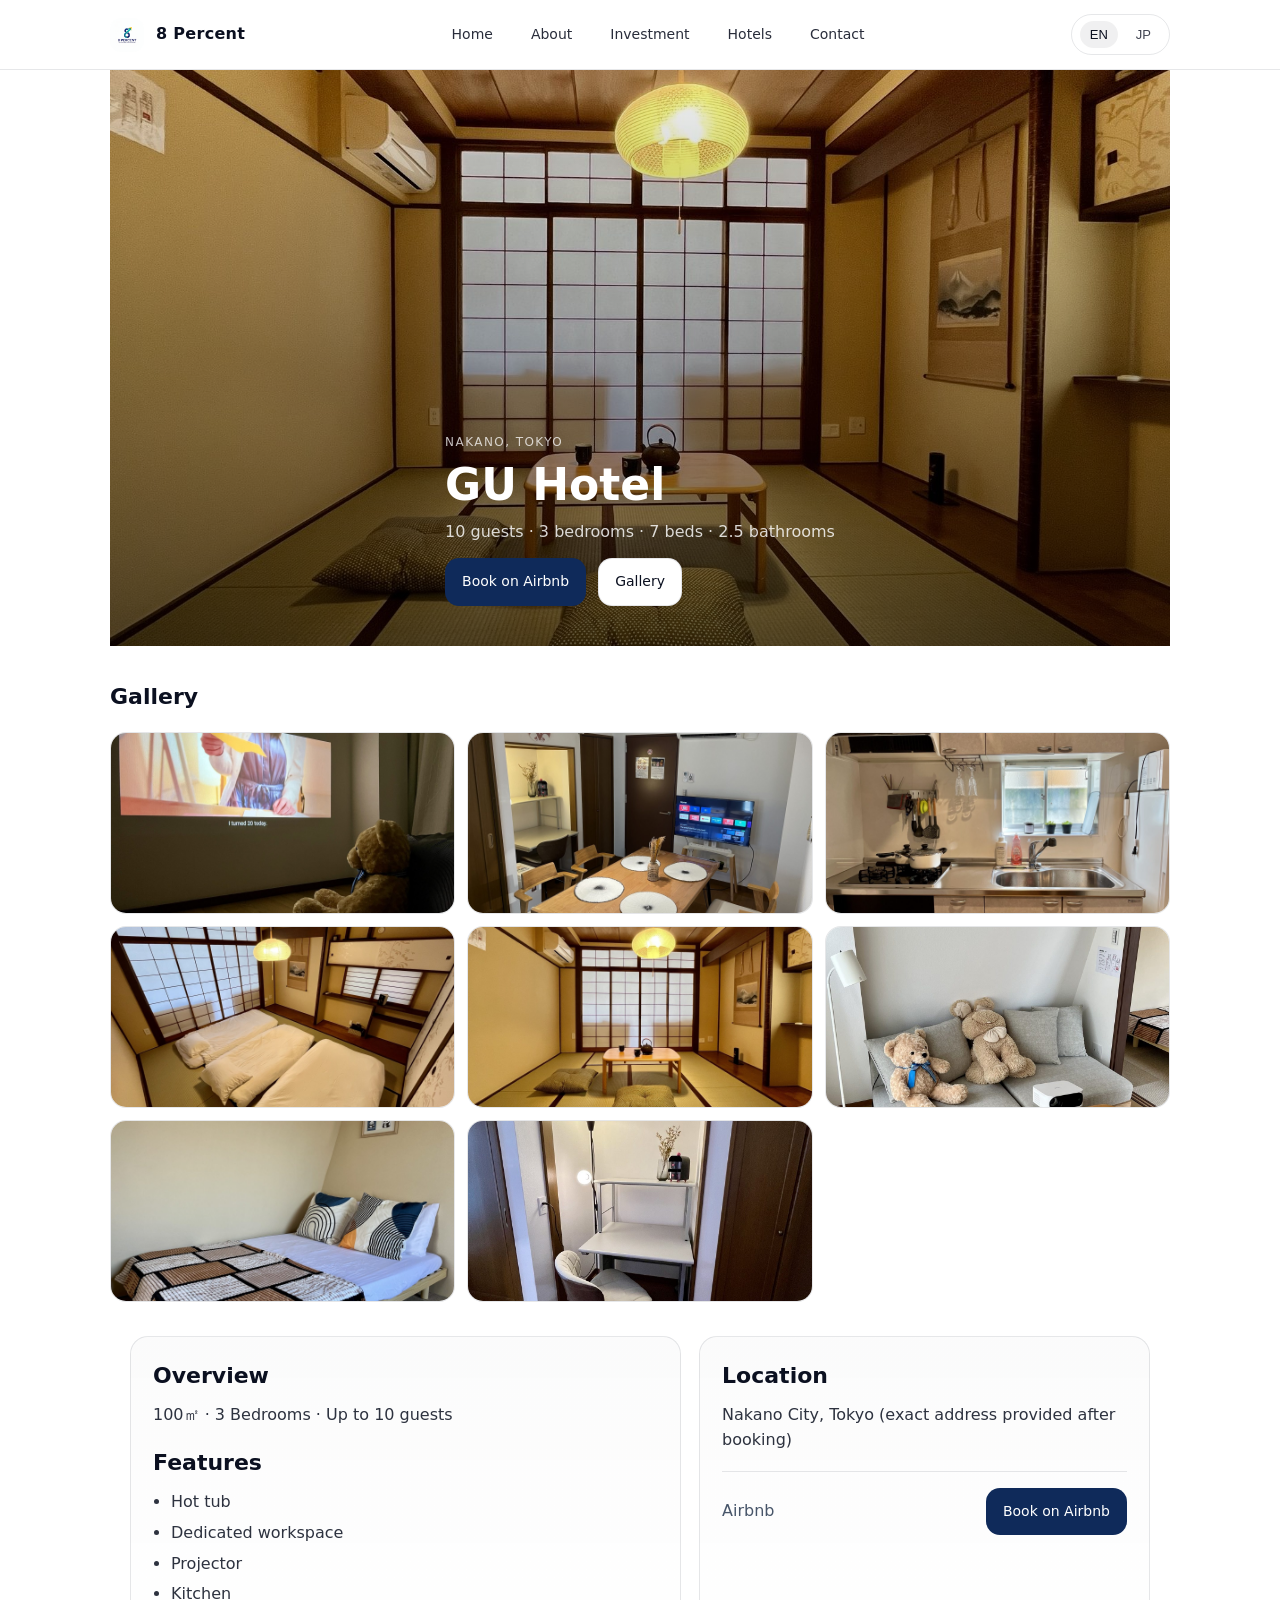
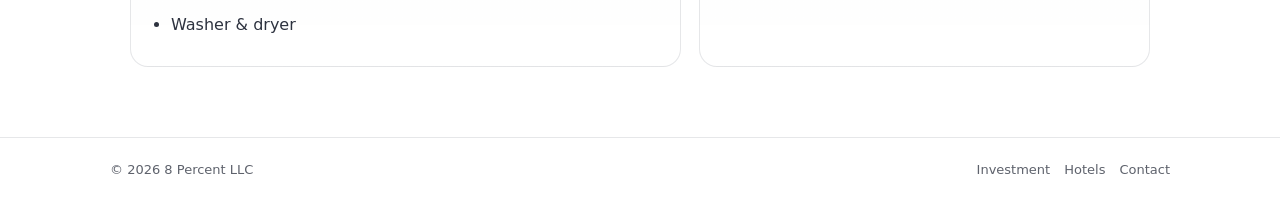
<file: hotels/gu-hotel.html>
<!doctype html>
<html lang="en">
<head>
<meta charset="utf-8">
<meta name="viewport" content="width=device-width, initial-scale=1">
<title>GU Hotel | 8 Percent LLC</title>
<meta name="description" content="GU Hotel — spacious family stay in Nakano, Tokyo. Up to 10 guests.">
<link rel="canonical" href="https://8percent.net/hotels/gu-hotel.html">
<meta property="og:type" content="website">
<meta property="og:title" content="GU Hotel | 8 Percent LLC">
<meta property="og:description" content="GU Hotel — spacious family stay in Nakano, Tokyo. Up to 10 guests.">
<meta property="og:url" content="https://8percent.net/hotels/gu-hotel.html">
<meta property="og:image" content="https://8percent.net/assets/img/logo.png">
<link rel="icon" href="/favicon.ico">
<link rel="icon" type="image/png" sizes="32x32" href="/assets/favicon/favicon-32.png">
<link rel="icon" type="image/png" sizes="16x16" href="/assets/favicon/favicon-16.png">
<link rel="apple-touch-icon" href="/assets/favicon/apple-touch-icon.png">
<link rel="manifest" href="/site.webmanifest">
<link rel="stylesheet" href="/assets/css/style.css">
<script defer src="/assets/js/main.js"></script>
</head>
<body class="hotelPage">
<header>
  <div class="container">
    <div class="nav">
      <a class="brand" href="/" aria-label="8 Percent Home">
        <img src="/assets/img/logo.png" alt="8 Percent logo">
        <span>8 Percent</span>
      </a>

      <nav class="menu" aria-label="Primary">
        <a data-nav href="/" data-i18n="nav_home">Home</a>
        <a data-nav href="/about.html" data-i18n="nav_about">About</a>
        <a data-nav href="/investment.html" data-i18n="nav_invest">Investment</a>
        <a data-nav href="/hotels.html" data-i18n="nav_hotels">Hotels</a>
        <a data-nav href="/contact.html" data-i18n="nav_contact">Contact</a>
      </nav>

      <div class="lang" aria-label="Language">
        <button type="button" data-lang="en">EN</button>
        <button type="button" data-lang="ja">JP</button>
      </div>
    </div>
  </div>
</header>
<main>
  <div class="container">
    <section class="hotelHeroFull" style="--hero-url:url('/assets/img/gu-5.jpg')">
  <div class="container">
    <div class="kicker" data-i18n="gu_kicker">Nakano, Tokyo</div>
    <h1 data-i18n="gu_title">Hotel</h1>
    <p class="muted" data-i18n="gu_overview">Overview</p>
    <div class="actions" style="margin-top:10px">
      <a class="btn primary" href="#book" data-i18n="hotel_book">Book on Airbnb</a>
      <a class="btn ghost" href="#gallery" data-i18n="hotel_gallery">Gallery</a>
    </div>
  </div>
</section>
    </div>

    <div class="container sectionPad"><h2 id="gallery" class="fineTitle" data-i18n="hotel_gallery">Gallery</h2>
    <div class="gallery"><a href="/assets/img/gu-1.jpg" target="_blank" rel="noopener"><img src="/assets/img/gu-1.jpg" alt="GU Hotel photo 1" loading="lazy"></a><a href="/assets/img/gu-2.jpg" target="_blank" rel="noopener"><img src="/assets/img/gu-2.jpg" alt="GU Hotel photo 2" loading="lazy"></a><a href="/assets/img/gu-3.jpg" target="_blank" rel="noopener"><img src="/assets/img/gu-3.jpg" alt="GU Hotel photo 3" loading="lazy"></a><a href="/assets/img/gu-4.jpg" target="_blank" rel="noopener"><img src="/assets/img/gu-4.jpg" alt="GU Hotel photo 4" loading="lazy"></a><a href="/assets/img/gu-5.jpg" target="_blank" rel="noopener"><img src="/assets/img/gu-5.jpg" alt="GU Hotel photo 5" loading="lazy"></a><a href="/assets/img/gu-6.jpg" target="_blank" rel="noopener"><img src="/assets/img/gu-6.jpg" alt="GU Hotel photo 6" loading="lazy"></a><a href="/assets/img/gu-7.jpg" target="_blank" rel="noopener"><img src="/assets/img/gu-7.jpg" alt="GU Hotel photo 7" loading="lazy"></a><a href="/assets/img/gu-8.jpg" target="_blank" rel="noopener"><img src="/assets/img/gu-8.jpg" alt="GU Hotel photo 8" loading="lazy"></a></div>

<div class="container sectionPad">
  <div class="twoCol">
      <div class="softCard">
        <h2 class="fineTitle" data-i18n="hotel_overview">Overview</h2>
        <p data-i18n="gu_spec">100㎡ · 3 Bedrooms · Up to 10 guests</p>
        <h2 class="fineTitle" style="margin-top:18px" data-i18n="hotel_features">Features</h2>
        <ul class="list" data-i18n-list="gu_features_li"></ul>
      </div>
      <div class="softCard">
        <h2 class="fineTitle" data-i18n="hotel_location">Location</h2>
        <p data-i18n="gu_loc">Nakano City, Tokyo (exact address provided after booking)</p>
        <div id="book" class="ctaBar">
          <div class="muted">Airbnb</div>
          <a class="btn primary" target="_blank" rel="noopener" href="https://www.airbnb.com/rooms/1481621415623918369" data-i18n="hotel_book">Book on Airbnb</a>
        </div>
      </div>
    </div>
  </div>
</div>
</main>
<footer>
  <div class="container">
    <div class="footerRow">
      <div data-i18n="footer_copy">© 2026 8 Percent LLC</div>
      <div class="smallNav">
        <a href="/investment.html" data-i18n="nav_invest">Investment</a>
        <a href="/hotels.html" data-i18n="nav_hotels">Hotels</a>
        <a href="/contact.html" data-i18n="nav_contact">Contact</a>
      </div>
    </div>
  </div>
</footer>
</body>
</html>
</file>
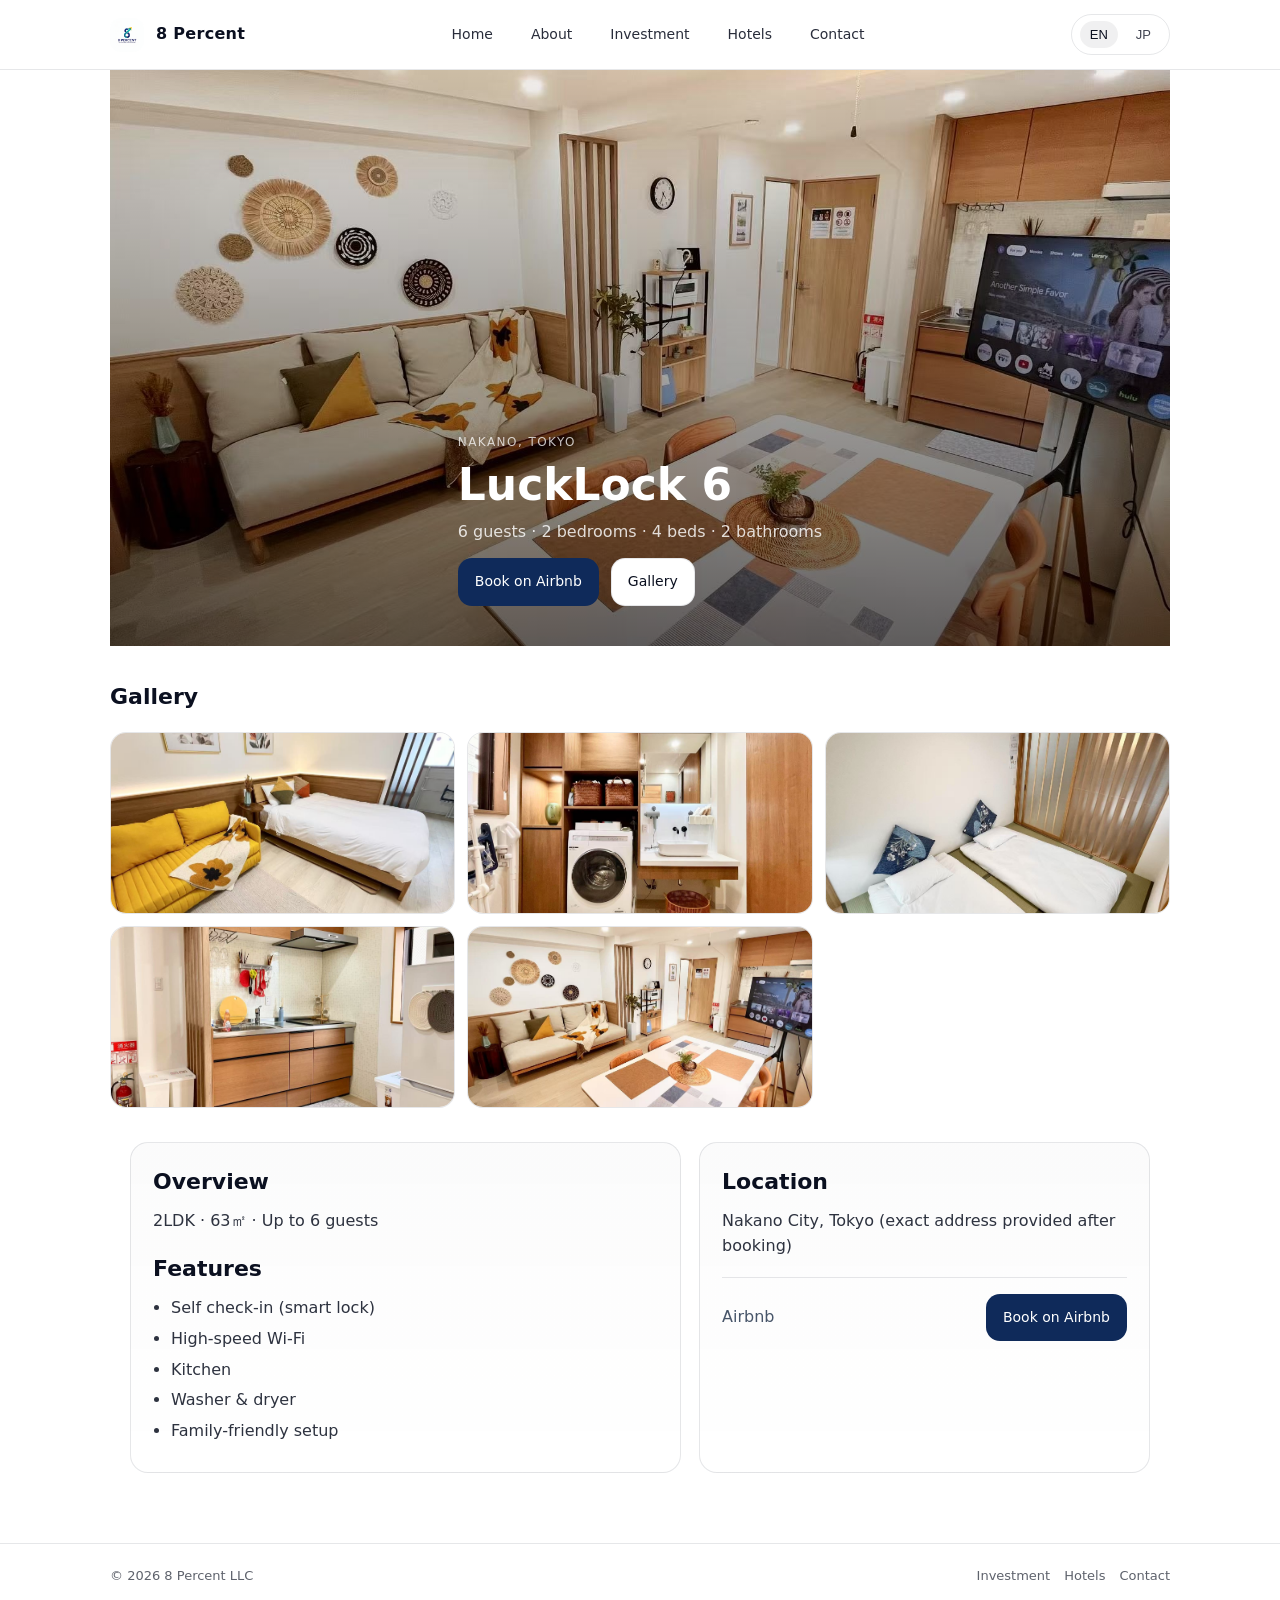
<file: hotels/lucklock-6.html>
<!doctype html>
<html lang="en">
<head>
<meta charset="utf-8">
<meta name="viewport" content="width=device-width, initial-scale=1">
<title>LuckLock 6 | 8 Percent LLC</title>
<meta name="description" content="LuckLock 6 — boutique stay in Nakano, Tokyo. Up to 6 guests.">
<link rel="canonical" href="https://8percent.net/hotels/lucklock-6.html">
<meta property="og:type" content="website">
<meta property="og:title" content="LuckLock 6 | 8 Percent LLC">
<meta property="og:description" content="LuckLock 6 — boutique stay in Nakano, Tokyo. Up to 6 guests.">
<meta property="og:url" content="https://8percent.net/hotels/lucklock-6.html">
<meta property="og:image" content="https://8percent.net/assets/img/logo.png">
<link rel="icon" href="/favicon.ico">
<link rel="icon" type="image/png" sizes="32x32" href="/assets/favicon/favicon-32.png">
<link rel="icon" type="image/png" sizes="16x16" href="/assets/favicon/favicon-16.png">
<link rel="apple-touch-icon" href="/assets/favicon/apple-touch-icon.png">
<link rel="manifest" href="/site.webmanifest">
<link rel="stylesheet" href="/assets/css/style.css">
<script defer src="/assets/js/main.js"></script>
</head>
<body class="hotelPage">
<header>
  <div class="container">
    <div class="nav">
      <a class="brand" href="/" aria-label="8 Percent Home">
        <img src="/assets/img/logo.png" alt="8 Percent logo">
        <span>8 Percent</span>
      </a>

      <nav class="menu" aria-label="Primary">
        <a data-nav href="/" data-i18n="nav_home">Home</a>
        <a data-nav href="/about.html" data-i18n="nav_about">About</a>
        <a data-nav href="/investment.html" data-i18n="nav_invest">Investment</a>
        <a data-nav href="/hotels.html" data-i18n="nav_hotels">Hotels</a>
        <a data-nav href="/contact.html" data-i18n="nav_contact">Contact</a>
      </nav>

      <div class="lang" aria-label="Language">
        <button type="button" data-lang="en">EN</button>
        <button type="button" data-lang="ja">JP</button>
      </div>
    </div>
  </div>
</header>
<main>
  <div class="container">
    <section class="hotelHeroFull" style="--hero-url:url('/assets/img/lucklock-5.jpg')">
  <div class="container">
    <div class="kicker" data-i18n="lucklock_kicker">Nakano, Tokyo</div>
    <h1 data-i18n="lucklock_title">Hotel</h1>
    <p class="muted" data-i18n="lucklock_overview">Overview</p>
    <div class="actions" style="margin-top:10px">
      <a class="btn primary" href="#book" data-i18n="hotel_book">Book on Airbnb</a>
      <a class="btn ghost" href="#gallery" data-i18n="hotel_gallery">Gallery</a>
    </div>
  </div>
</section>
    </div>

    <div class="container sectionPad"><h2 id="gallery" class="fineTitle" data-i18n="hotel_gallery">Gallery</h2>
    <div class="gallery"><a href="/assets/img/lucklock-1.jpg" target="_blank" rel="noopener"><img src="/assets/img/lucklock-1.jpg" alt="LuckLock 6 photo 1" loading="lazy"></a><a href="/assets/img/lucklock-2.jpg" target="_blank" rel="noopener"><img src="/assets/img/lucklock-2.jpg" alt="LuckLock 6 photo 2" loading="lazy"></a><a href="/assets/img/lucklock-3.jpg" target="_blank" rel="noopener"><img src="/assets/img/lucklock-3.jpg" alt="LuckLock 6 photo 3" loading="lazy"></a><a href="/assets/img/lucklock-4.jpg" target="_blank" rel="noopener"><img src="/assets/img/lucklock-4.jpg" alt="LuckLock 6 photo 4" loading="lazy"></a><a href="/assets/img/lucklock-5.jpg" target="_blank" rel="noopener"><img src="/assets/img/lucklock-5.jpg" alt="LuckLock 6 photo 5" loading="lazy"></a></div>

<div class="container sectionPad">
  <div class="twoCol">
      <div class="softCard">
        <h2 class="fineTitle" data-i18n="hotel_overview">Overview</h2>
        <p data-i18n="lucklock_spec">2LDK · 63㎡ · Up to 6 guests</p>
        <h2 class="fineTitle" style="margin-top:18px" data-i18n="hotel_features">Features</h2>
        <ul class="list" data-i18n-list="lucklock_features_li"></ul>
      </div>
      <div class="softCard">
        <h2 class="fineTitle" data-i18n="hotel_location">Location</h2>
        <p data-i18n="lucklock_loc">Nakano City, Tokyo (exact address provided after booking)</p>
        <div id="book" class="ctaBar">
          <div class="muted">Airbnb</div>
          <a class="btn primary" target="_blank" rel="noopener" href="https://www.airbnb.com/rooms/1419449060405214754" data-i18n="hotel_book">Book on Airbnb</a>
        </div>
      </div>
    </div>
  </div>
</div>
</main>
<footer>
  <div class="container">
    <div class="footerRow">
      <div data-i18n="footer_copy">© 2026 8 Percent LLC</div>
      <div class="smallNav">
        <a href="/investment.html" data-i18n="nav_invest">Investment</a>
        <a href="/hotels.html" data-i18n="nav_hotels">Hotels</a>
        <a href="/contact.html" data-i18n="nav_contact">Contact</a>
      </div>
    </div>
  </div>
</footer>
</body>
</html>
</file>
<file: assets/css/style.css>
:root{
  --bg:#ffffff;
  --text:#0b1020;
  --muted:#475569;
  --line:rgba(15,23,42,0.10);
  --accent:#0f2a5a;
  --accent2:#0ea5a4;
  --maxw:1100px;
  --radius:18px;
}

*{box-sizing:border-box}
html,body{margin:0;padding:0}
body{
  font-family: ui-sans-serif, system-ui, -apple-system, Segoe UI, Roboto, "Helvetica Neue", Arial, "Noto Sans", "Noto Sans JP", "Hiragino Kaku Gothic ProN", Meiryo, sans-serif;
  background:var(--bg);
  color:var(--text);
  line-height:1.55;
}

a{color:inherit;text-decoration:none}
a:hover{opacity:.85}
.container{max-width:var(--maxw); margin:0 auto; padding:0 20px}
header{
  position:sticky; top:0; z-index:20;
  background:rgba(255,255,255,.86);
  backdrop-filter:saturate(180%) blur(14px);
  border-bottom:1px solid var(--line);
}
.nav{
  display:flex; align-items:center; justify-content:space-between;
  padding:14px 0;
}
.brand{
  display:flex; align-items:center; gap:12px;
  font-weight:700; letter-spacing:.3px;
}
.brand img{width:34px;height:34px;border-radius:10px}
.menu{display:flex; align-items:center; gap:18px; flex-wrap:wrap}
.menu a{
  font-size:14px; color:rgba(11,16,32,.88);
  padding:8px 10px; border-radius:12px;
}
.menu a.active{background:rgba(2,6,23,.06)}
.lang{
  display:flex; align-items:center; gap:8px;
  border:1px solid var(--line); border-radius:999px;
  padding:6px 8px;
}
.lang button{
  border:0; background:transparent; cursor:pointer;
  font-size:13px; padding:6px 10px; border-radius:999px;
  color:rgba(11,16,32,.78);
}
.lang button.active{background:rgba(2,6,23,.06); color:rgba(11,16,32,1)}

main{padding:56px 0 70px}
.hero{
  display:grid; grid-template-columns:1.2fr .8fr;
  gap:34px; align-items:center;
}
.hero .logoLock{
  border:1px solid var(--line);
  border-radius:var(--radius);
  padding:26px;
  background:linear-gradient(180deg, rgba(2,6,23,.02), rgba(2,6,23,0));
}
.hero .logoLock img{width:100%; max-width:380px; display:block; margin:0 auto}
h1{font-size:44px; line-height:1.1; margin:0 0 14px}
h2{font-size:28px; margin:0 0 12px}
p{margin:0 0 14px; color:rgba(11,16,32,.86)}
.muted{color:var(--muted)}
.actions{display:flex; gap:12px; flex-wrap:wrap; margin-top:18px}
.btn{
  display:inline-flex; align-items:center; justify-content:center;
  padding:12px 16px; border-radius:14px;
  border:1px solid var(--line);
  font-size:14px;
}
.btn.primary{
  background:var(--accent); color:#fff; border-color:transparent;
}
.btn.primary:hover{opacity:.92}
.btn.ghost{background:#fff}

.section{margin-top:54px}
.cards{display:grid; grid-template-columns:repeat(2,1fr); gap:16px}
.card{
  border:1px solid var(--line);
  border-radius:var(--radius);
  overflow:hidden;
  background:#fff;
}
.card .media{
  height:240px;
  background:linear-gradient(135deg, rgba(15,42,90,.10), rgba(14,165,164,.12));
  display:flex; align-items:center; justify-content:center;
  color:rgba(11,16,32,.45);
  font-size:14px;
}
.card .body{padding:18px}
.kicker{font-size:12px; letter-spacing:.12em; text-transform:uppercase; color:rgba(11,16,32,.62)}
.titleRow{display:flex; align-items:baseline; justify-content:space-between; gap:12px}
.card h3{margin:8px 0 6px; font-size:18px}
.spec{font-size:13px; color:rgba(11,16,32,.72)}
hr.sep{border:0; border-top:1px solid var(--line); margin:18px 0}

.split{
  display:grid; grid-template-columns:1fr 1fr; gap:22px;
  border:1px solid var(--line);
  border-radius:var(--radius);
  padding:22px;
  background:linear-gradient(180deg, rgba(2,6,23,.015), rgba(2,6,23,0));
}

.pageTitle{margin-bottom:18px}
.pageTitle h1{font-size:38px}
.pageTitle p{max-width:780px}

.hotelHero{
  border:1px solid var(--line);
  border-radius:var(--radius);
  overflow:hidden;
}
.hotelHero .media{
  height:360px;
  background:linear-gradient(135deg, rgba(15,42,90,.10), rgba(14,165,164,.12));
  display:flex; align-items:center; justify-content:center;
  color:rgba(11,16,32,.45);
}
.grid2{display:grid; grid-template-columns:1fr 1fr; gap:22px; margin-top:18px}
.list{
  margin:10px 0 0; padding-left:18px; color:rgba(11,16,32,.86)
}
.list li{margin:6px 0}
.ctaBar{
  margin-top:18px;
  display:flex; align-items:center; justify-content:space-between; gap:12px;
  border-top:1px solid var(--line);
  padding-top:16px;
}
footer{
  border-top:1px solid var(--line);
  padding:22px 0;
  color:rgba(11,16,32,.66);
  font-size:13px;
}
.footerRow{
  display:flex; align-items:center; justify-content:space-between; gap:12px; flex-wrap:wrap;
}
.smallNav{display:flex; gap:14px; flex-wrap:wrap}
.smallNav a{color:rgba(11,16,32,.66)}

@media (max-width: 920px){
  .hero{grid-template-columns:1fr; }
  h1{font-size:38px}
  .cards{grid-template-columns:1fr}
  .split{grid-template-columns:1fr}
  .grid2{grid-template-columns:1fr}
  .hotelHero .media{height:280px}
}

/* Image blocks */
.media img, .hotelHero .media img{
  width:100%;
  height:100%;
  object-fit:cover;
  display:block;
}

/* Gallery */
.gallery{
  margin-top:18px;
  display:grid;
  grid-template-columns:repeat(3,1fr);
  gap:12px;
}
.gallery a{
  border:1px solid var(--line);
  border-radius:16px;
  overflow:hidden;
  display:block;
  background:#fff;
}
.gallery img{
  width:100%;
  height:180px;
  object-fit:cover;
  display:block;
}
@media (max-width: 920px){
  .gallery{grid-template-columns:repeat(2,1fr)}
  .gallery img{height:150px}
}

/* Full-bleed hero */
.heroFull{
  position:relative;
  min-height:calc(100vh - 68px);
  display:flex;
  align-items:flex-end;
  padding:64px 0 54px;
  background:
    linear-gradient(180deg, rgba(0,0,0,.00) 0%, rgba(0,0,0,.45) 70%, rgba(0,0,0,.58) 100%),
    var(--hero-url);
  background-size:cover;
  background-position:center;
}
.heroFull .inner{
  width:100%;
}
.heroFull h1{
  color:#fff;
  font-size:56px;
  margin:0 0 10px;
  letter-spacing:.2px;
}
.heroFull p{
  color:rgba(255,255,255,.86);
  margin:0 0 18px;
  max-width:720px;
}
.heroFull .actions .btn{
  border-color:rgba(255,255,255,.22);
}
.heroFull .btn.ghost{
  background:rgba(255,255,255,.08);
  color:#fff;
}
.heroFull .btn.ghost:hover{background:rgba(255,255,255,.12)}
.heroFull .btn.primary{
  background:#fff;
  color:var(--text);
}
.heroFull .btn.primary:hover{opacity:.95}

@media (max-width: 920px){
  .heroFull{padding:52px 0 42px}
  .heroFull h1{font-size:44px}
}

/* Boutique hotel page hero */
.hotelHeroFull{
  position:relative;
  min-height:64vh;
  display:flex;
  align-items:flex-end;
  padding:54px 0 40px;
  background:
    linear-gradient(180deg, rgba(0,0,0,.05) 0%, rgba(0,0,0,.50) 80%, rgba(0,0,0,.62) 100%),
    var(--hero-url);
  background-size:cover;
  background-position:center;
}
.hotelHeroFull .kicker{
  color:rgba(255,255,255,.75);
}
.hotelHeroFull h1{
  color:#fff;
  margin:10px 0 10px;
}
.hotelHeroFull .muted{
  color:rgba(255,255,255,.82);
}
.hotelPage main{padding:0 0 70px}
.sectionPad{padding-top:34px}
.softCard{
  border:1px solid var(--line);
  border-radius:var(--radius);
  padding:22px;
  background:linear-gradient(180deg, rgba(2,6,23,.015), rgba(2,6,23,0));
}
.fineTitle{
  font-size:22px;
  margin:0 0 10px;
}
.twoCol{
  display:grid;
  grid-template-columns:1.1fr .9fr;
  gap:18px;
}
@media (max-width: 920px){
  .hotelHeroFull{min-height:56vh}
  .twoCol{grid-template-columns:1fr}
}
</file>
